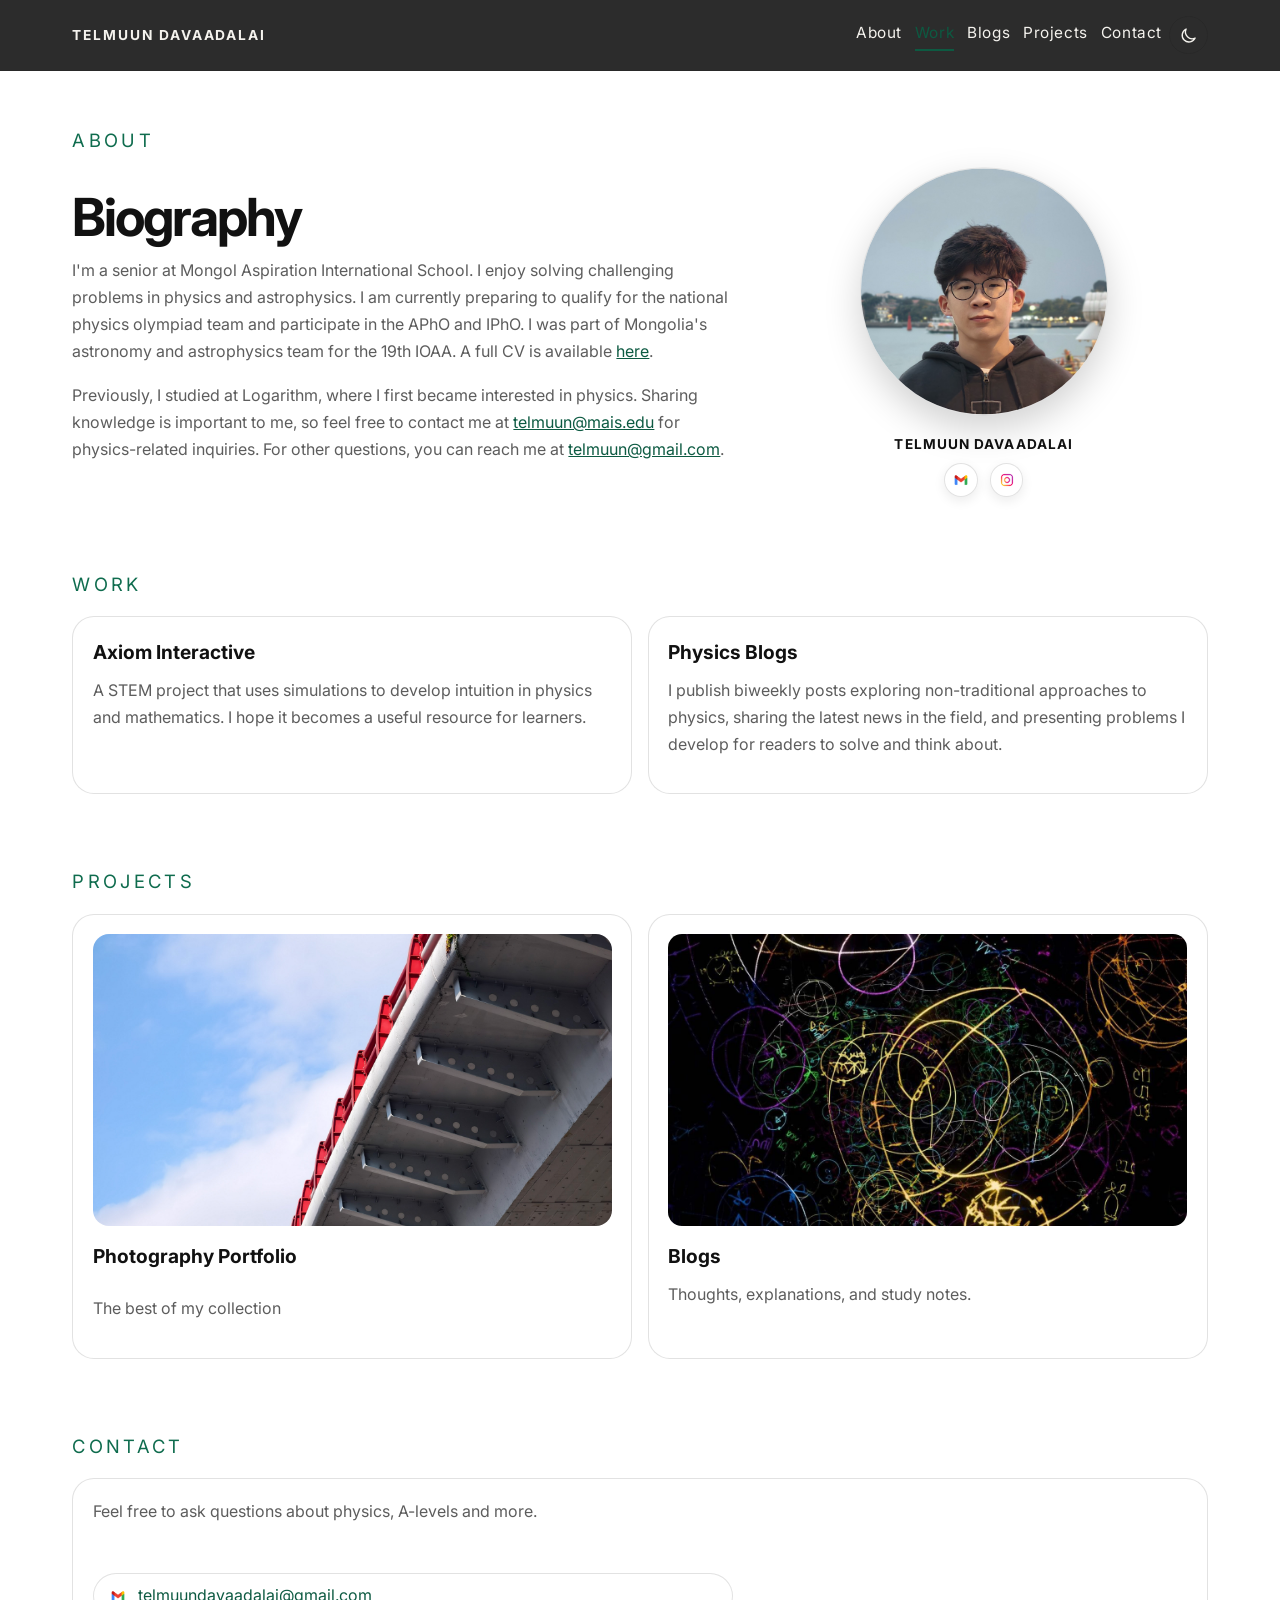
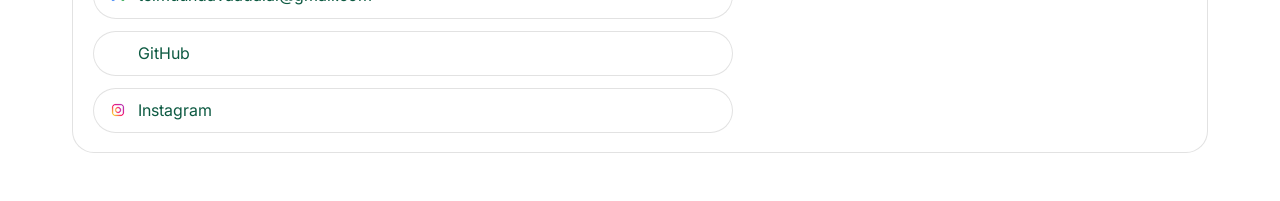
<file: index.html>
<!DOCTYPE html>
<html lang="en">
	<head>
		<title>Telmuun Davaadalai | Portfolio</title>
		<meta charset="utf-8" />
		<meta name="viewport" content="width=device-width, initial-scale=1, user-scalable=no" />
		<link rel="preconnect" href="https://fonts.googleapis.com" />
		<link rel="preconnect" href="https://fonts.gstatic.com" crossorigin />
		<link href="https://fonts.googleapis.com/css2?family=Inter:wght@400;500;600;700;800&display=swap" rel="stylesheet" />
		<link rel="stylesheet" href="assets/css/fontawesome-all.min.css" />
		<link rel="stylesheet" href="assets/css/portfolio.css" />
	</head>
	<body>
		<header class="site-header">
			<div class="site-header-inner">
				<a class="brand" href="#about">TELMUUN DAVAADALAI</a>
				<nav class="top-nav" aria-label="Section Menu">
					<a class="nav-link active" href="#about">About</a>
					<a class="nav-link" href="#work">Work</a>
					<a class="nav-link" href="blog.html">Blogs</a>
					<a class="nav-link" href="#projects">Projects</a>
					<a class="nav-link" href="#contact">Contact</a>
				</nav>
				<button class="theme-toggle" id="themeToggle" type="button" aria-label="Toggle light and dark mode">
					<svg class="theme-icon theme-icon-sun" viewBox="0 0 24 24" aria-hidden="true" focusable="false">
						<circle cx="12" cy="12" r="4"></circle>
						<path d="M12 2v2m0 16v2M4.93 4.93l1.42 1.42m11.3 11.3 1.42 1.42M2 12h2m16 0h2M4.93 19.07l1.42-1.42m11.3-11.3 1.42-1.42"></path>
					</svg>
					<svg class="theme-icon theme-icon-moon" viewBox="0 0 24 24" aria-hidden="true" focusable="false">
						<path d="M20.2 15.1A8.5 8.5 0 0 1 8.9 3.8 8.5 8.5 0 1 0 20.2 15.1Z"></path>
					</svg>
				</button>
			</div>
		</header>

		<main class="content-shell">
				<section class="section intro" id="about">
					<div class="eyebrow">About</div>
					<div class="intro-grid">
						<div>
							<h1>Biography</h1>
							<p>I'm a senior at Mongol Aspiration International School. I enjoy solving 
								challenging problems in physics and astrophysics. I am currently preparing to qualify for 
								the national physics olympiad team and participate in the APhO and IPhO.
								I was part of Mongolia's astronomy and astrophysics team for the 19th IOAA. A full CV is available
								<a href="files/cv.pdf" download>here</a>.
							</p>
							<p>
								Previously, I studied at Logarithm, where I first became interested in physics.
								Sharing knowledge is important to me, so feel free to contact me at
								<a href="mailto:27d_telmuun.d@mongolaspiration.edu.mn">telmuun@mais.edu</a> for physics-related
								inquiries. For other questions, you can reach me at
								<a href="mailto:telmuun2020temka123@gmail.com">telmuun@gmail.com</a>.
							</p>
						</div>
							<div class="portrait-wrap">
								<div class="portrait-panel">
									<img src="files/telmuun01.jpg" alt="Portrait of Telmuun" />
								</div>
								<div class="portrait-caption">
								<div class="portrait-name">Telmuun Davaadalai</div>
								<div class="portrait-links">
									<a href="mailto:telmuundavaadalai@gmail.com" aria-label="Email Telmuun">
										<img src="files/gmaillogo.png" alt="Email icon" />
									</a>
									<a href="https://www.instagram.com/telmuun_davaadalai/" target="_blank" rel="noreferrer" aria-label="Instagram">
										<img src="files/instagramlogo.avif" alt="Instagram icon" />
									</a>
								</div>
							</div>
						</div>
					</div>
				</section>

				<section class="section" id="work">
					<div class="eyebrow">Work</div>
					<div class="card-grid">
						<article class="card">
							<h2>Axiom Interactive</h2>
							<p>A STEM project that uses simulations to develop intuition in physics and mathematics.
								I hope it becomes a useful resource for learners.</p>
						</article>
						<article class="card">
							<h2>Physics Blogs</h2>
							<p>I publish biweekly posts exploring non-traditional approaches to physics, sharing the latest
								news in the field, and presenting problems I develop for readers to solve and think about.</p>
						</article>
					</div>
				</section>

				<section class="section" id="projects">
					<div class="eyebrow">Projects</div>
					<div class="card-grid project-grid">
						<a class="card photo-card project-link" href="photography.html">
							<div class="photo-card-image">
								<img src="/files/lightroom/5-IMG_20260101_135800.jpg" alt="Photography project preview" />
							</div>
							<h2>Photography Portfolio</h2>
							<p>The best of my collection</p>
						</a>
						<a class="card blog-card project-link" href="blog.html">
							<img class="blog-card-image" src="files/blog-physics.png" alt="Colorful chalk-like diagrams of orbits and equations on a dark background" />
							<h2>Blogs</h2>
							<p>Thoughts, explanations, and study notes.</p>
						</a>
					</div>
				</section>

				<section class="section" id="contact">
					<div class="eyebrow">Contact</div>
					<div class="contact-box">
						<p>Feel free to ask questions about physics, A-levels and more.</p>
						<ul class="contact-list">
							<li>
								<a class="contact-item" href="mailto:telmuundavaadalai@gmail.com" aria-label="Email Telmuun">
									<img class="contact-icon" src="files/gmaillogo.png" alt="Email logo" />
									<span>telmuundavaadalai@gmail.com</span>
								</a>
							</li>
							<li>
								<a class="contact-item" href="https://github.com/Tlmun" target="_blank" rel="noreferrer" aria-label="GitHub">
									<img class="contact-icon github-logo-dark" src="files/Githubwhite.png" alt="GitHub logo for dark mode" />
									<span>GitHub</span>
								</a>
							</li>
							<li>
								<a class="contact-item" href="https://www.instagram.com/telmuun_davaadalai/" target="_blank" rel="noreferrer" aria-label="Instagram">
									<img class="contact-icon" src="files/instagramlogo.avif" alt="Instagram logo" />
									<span>Instagram</span>
								</a>
							</li>
						</ul>
					</div>
				</section>
			</main>

		<script>
			const sections = document.querySelectorAll('.section');
			const links = document.querySelectorAll('.nav-link');
			const themeToggle = document.getElementById('themeToggle');
			const prefersDark = window.matchMedia('(prefers-color-scheme: dark)').matches;

			document.body.classList.toggle('light-mode', !prefersDark);
			document.body.classList.toggle('dark-mode', prefersDark);
			themeToggle.addEventListener('click', () => {
				const isLight = document.body.classList.toggle('light-mode');
				document.body.classList.toggle('dark-mode', !isLight);
			});

			const observer = new IntersectionObserver((entries) => {
				entries.forEach((entry) => {
					if (!entry.isIntersecting) return;

					const id = entry.target.getAttribute('id');
					links.forEach((link) => {
						const active = link.getAttribute('href') === `#${id}`;
						link.classList.toggle('active', active);
					});
				});
			}, {
				threshold: 0.45
			});

			sections.forEach((section) => observer.observe(section));
		</script>
	</body>
</html>
</file>
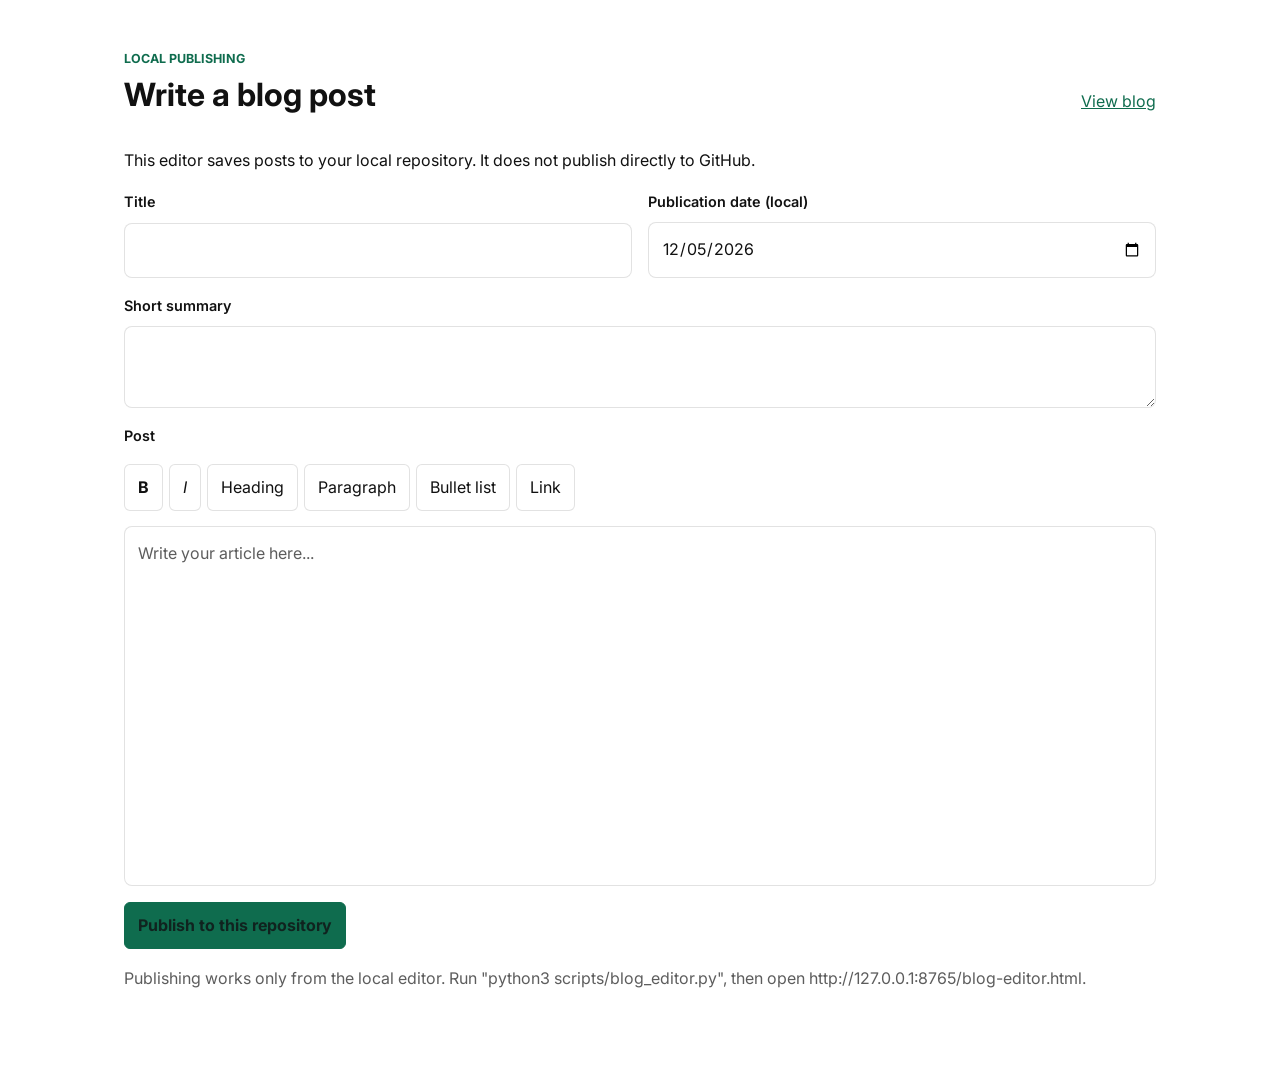
<file: blog-editor.html>
<!DOCTYPE html>
<html lang="en">
<head>
	<meta charset="utf-8" />
	<meta name="viewport" content="width=device-width, initial-scale=1" />
	<title>Blog editor | Telmuun Davaadalai</title>
	<link rel="preconnect" href="https://fonts.googleapis.com" />
	<link rel="preconnect" href="https://fonts.gstatic.com" crossorigin />
	<link href="https://fonts.googleapis.com/css2?family=Inter:wght@400;500;600;700;800&display=swap" rel="stylesheet" />
	<style>
		:root { color-scheme: light dark; --bg: #0a0a0a; --panel: rgba(255, 255, 255, .04); --text: #f5f3ee; --muted: #beb8ab; --line: rgba(255, 255, 255, .12); --accent: #9de2cb; }
		@media (prefers-color-scheme: light) { :root { --bg: #fff; --panel: #fff; --text: #111; --muted: #5d5d5d; --line: rgba(17, 17, 17, .12); --accent: #0f6c4e; } }
		* { box-sizing: border-box; }
		body { margin: 0; background: var(--bg); color: var(--text); font: 16px/1.7 Inter, "Segoe UI", Helvetica, sans-serif; }
		h1 { margin: 0; font-size: 2rem; line-height: 1.2; }
		a { color: var(--accent); }
		.eyebrow { margin-bottom: .45rem; color: var(--accent); font-size: .78rem; font-weight: 700; text-transform: uppercase; }
		.editor-shell { max-width: 1080px; margin: 0 auto; padding: 3rem 1.5rem 5rem; }
		.editor-header { display: flex; justify-content: space-between; align-items: end; gap: 1rem; margin-bottom: 2rem; }
		.editor-header h1 { margin: 0; }
		.editor-header a { color: var(--accent); }
		.editor-form { display: grid; gap: 1rem; }
		.editor-fields { display: grid; grid-template-columns: 1fr 1fr; gap: 1rem; }
		.editor-field { display: grid; gap: .45rem; }
		.editor-field label, .editor-label { color: var(--text); font-size: .9rem; font-weight: 600; }
		.editor-field input, .editor-field textarea, .editor-content {
			width: 100%; border: 1px solid var(--line); border-radius: 8px; background: var(--panel);
			color: var(--text); padding: .8rem; font: inherit;
		}
		.editor-field textarea { min-height: 5rem; resize: vertical; }
		.editor-toolbar { display: flex; flex-wrap: wrap; gap: .4rem; margin: .5rem 0; }
		.editor-toolbar button, .editor-actions button {
			border: 1px solid var(--line); border-radius: 6px; padding: .55rem .8rem; background: var(--panel);
			color: var(--text); font: inherit; cursor: pointer;
		}
		.editor-toolbar button:hover, .editor-actions button:hover { border-color: var(--accent); }
		.editor-content { min-height: 360px; line-height: 1.65; overflow-wrap: anywhere; }
		.editor-content:focus { outline: 2px solid var(--accent); outline-offset: 2px; }
		.editor-content:empty::before { content: attr(data-placeholder); color: var(--muted); }
		.editor-actions { display: flex; align-items: center; gap: 1rem; flex-wrap: wrap; }
		.editor-actions button[type="submit"] { background: var(--accent); color: #10231f; border-color: var(--accent); font-weight: 700; }
		#publish-status { color: var(--muted); }
		@media (max-width: 640px) { .editor-shell { padding: 2rem 1rem 3rem; } .editor-fields { grid-template-columns: 1fr; } .editor-header { align-items: start; flex-direction: column; } }
	</style>
</head>
<body>
	<main class="editor-shell">
		<div class="editor-header">
			<div><div class="eyebrow">Local publishing</div><h1>Write a blog post</h1></div>
			<a href="blog.html">View blog</a>
		</div>
		<p>This editor saves posts to your local repository. It does not publish directly to GitHub.</p>
		<form class="editor-form" id="post-form">
			<div class="editor-fields">
				<div class="editor-field"><label for="post-title">Title</label><input id="post-title" name="title" maxlength="120" required /></div>
				<div class="editor-field"><label for="post-date">Publication date (local)</label><input id="post-date" name="date" type="date" required /></div>
			</div>
			<div class="editor-field"><label for="post-summary">Short summary</label><textarea id="post-summary" name="summary" maxlength="260" required></textarea></div>
			<div class="editor-field">
				<span class="editor-label" id="body-label">Post</span>
				<div class="editor-toolbar" role="toolbar" aria-label="Text formatting">
					<button type="button" data-command="bold" aria-label="Bold"><strong>B</strong></button>
					<button type="button" data-command="italic" aria-label="Italic"><em>I</em></button>
					<button type="button" data-command="formatBlock" data-value="h2">Heading</button>
					<button type="button" data-command="formatBlock" data-value="p">Paragraph</button>
					<button type="button" data-command="insertUnorderedList">Bullet list</button>
					<button type="button" data-command="createLink">Link</button>
				</div>
				<div class="editor-content" id="post-body" contenteditable="true" role="textbox" aria-labelledby="body-label" aria-multiline="true" data-placeholder="Write your article here..."></div>
			</div>
			<div class="editor-actions"><button type="submit">Publish to this repository</button><span id="publish-status" role="status" aria-live="polite"></span></div>
		</form>
	</main>
	<script>
		const body = document.getElementById('post-body');
		const publishButton = document.querySelector('#post-form button[type="submit"]');
		const status = document.getElementById('publish-status');
		const isLocalEditor = ['localhost', '127.0.0.1'].includes(window.location.hostname)
			&& window.location.port === '8765';
		if (!isLocalEditor) {
			publishButton.disabled = true;
			status.textContent = 'Publishing works only from the local editor. Run "python3 scripts/blog_editor.py", then open http://127.0.0.1:8765/blog-editor.html.';
		}
		document.querySelectorAll('.editor-toolbar button').forEach((button) => {
			button.addEventListener('click', () => {
				body.focus();
				if (button.dataset.command === 'createLink') {
					const url = window.prompt('Link URL (https://...)');
					if (!url) return;
					document.execCommand('createLink', false, url);
					return;
				}
				document.execCommand(button.dataset.command, false, button.dataset.value || null);
			});
		});
		const postDateInput = document.getElementById('post-date');
		const setPostDateToToday = () => {
			const now = new Date();
			postDateInput.value = [
				now.getFullYear(),
				String(now.getMonth() + 1).padStart(2, '0'),
				String(now.getDate()).padStart(2, '0'),
			].join('-');
		};
		setPostDateToToday();
		document.getElementById('post-form').addEventListener('submit', async (event) => {
			event.preventDefault();
			if (!isLocalEditor) return;
			const formElement = event.currentTarget;
			const form = new FormData(formElement);
			status.textContent = 'Publishing...';
			try {
				const response = await fetch(`${window.location.origin}/publish`, {
					method: 'POST',
					headers: { 'Content-Type': 'application/json' },
					body: JSON.stringify({ title: form.get('title'), date: form.get('date'), summary: form.get('summary'), body: body.innerHTML })
				});
				const responseText = await response.text();
				let result;
				try {
					result = JSON.parse(responseText);
				} catch {
					throw new Error(`The local publishing server returned an unexpected response (HTTP ${response.status}). Start it with "python3 scripts/blog_editor.py" and open http://127.0.0.1:8765/blog-editor.html.`);
				}
				if (!response.ok) throw new Error(result.error || 'Could not publish post.');
				status.textContent = `Published ${result.path}. The new post is now in your local repository.`;
				formElement.reset();
				body.replaceChildren();
				setPostDateToToday();
			} catch (error) {
				status.textContent = error instanceof Error ? error.message : 'Could not publish the post.';
			}
		});
	</script>
</body>
</html>
</file>
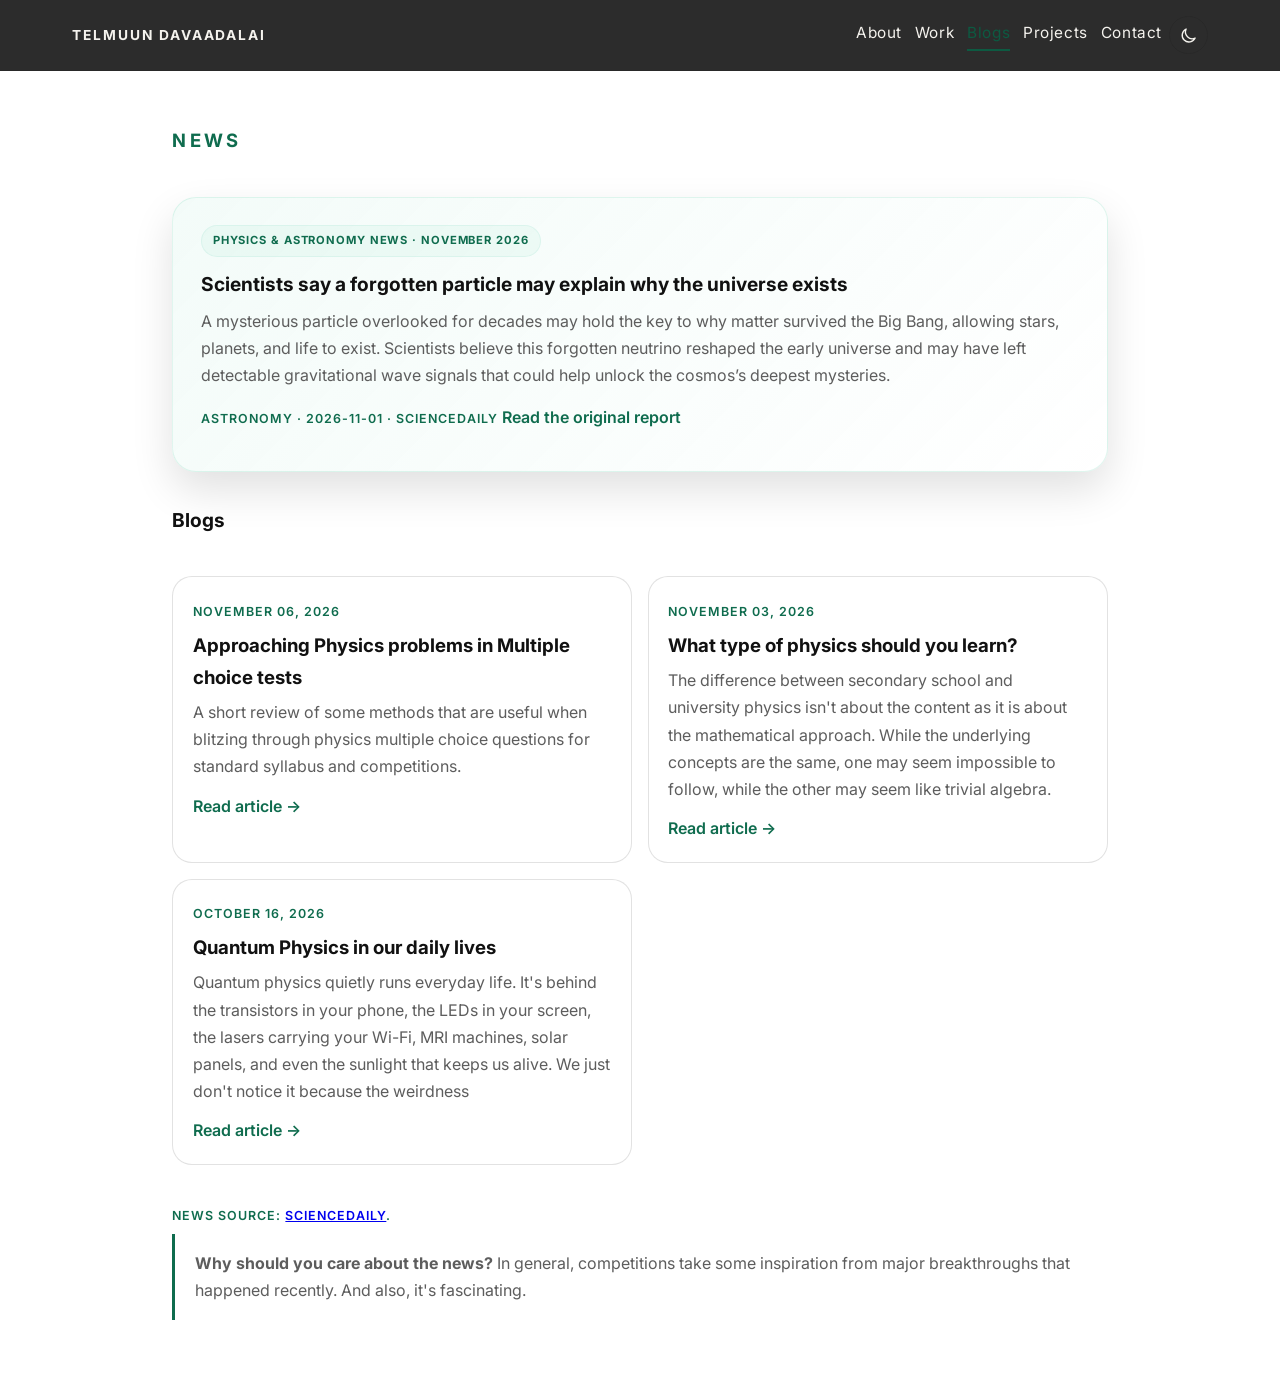
<file: blog.html>
<!DOCTYPE html>
<html lang="en">
	<head>
		<title>Blog | Telmuun Davaadalai</title>
		<meta charset="utf-8" />
		<meta name="viewport" content="width=device-width, initial-scale=1, user-scalable=no" />
		<link rel="preconnect" href="https://fonts.googleapis.com" />
		<link rel="preconnect" href="https://fonts.gstatic.com" crossorigin />
		<link href="https://fonts.googleapis.com/css2?family=Inter:wght@400;500;600;700;800&display=swap" rel="stylesheet" />
		<link rel="stylesheet" href="assets/css/fontawesome-all.min.css" />
		<link rel="stylesheet" href="assets/css/portfolio.css" />
	</head>
	<body>
		<header class="site-header">
			<div class="site-header-inner">
				<a class="brand" href="index.html#projects">TELMUUN DAVAADALAI</a>
				<nav class="top-nav" aria-label="Section Menu">
					<a class="nav-link" href="index.html#about">About</a>
					<a class="nav-link" href="index.html#work">Work</a>
					<a class="nav-link active" href="blog.html" aria-current="page">Blogs</a>
					<a class="nav-link" href="index.html#projects">Projects</a>
					<a class="nav-link" href="index.html#contact">Contact</a>
				</nav>
				<button class="theme-toggle" id="themeToggle" type="button" aria-label="Toggle light and dark mode">
					<svg class="theme-icon theme-icon-sun" viewBox="0 0 24 24" aria-hidden="true" focusable="false">
						<circle cx="12" cy="12" r="4"></circle>
						<path d="M12 2v2m0 16v2M4.93 4.93l1.42 1.42m11.3 11.3 1.42 1.42M2 12h2m16 0h2M4.93 19.07l1.42-1.42m11.3-11.3 1.42-1.42"></path>
					</svg>
					<svg class="theme-icon theme-icon-moon" viewBox="0 0 24 24" aria-hidden="true" focusable="false">
						<path d="M20.2 15.1A8.5 8.5 0 0 1 8.9 3.8 8.5 8.5 0 1 0 20.2 15.1Z"></path>
					</svg>
				</button>
			</div>
		</header>

		<main class="content-shell blog-shell">
			<section class="section" id="blog-home">
				<!-- Add longer-form posts here through the local blog editor. -->
				<div class="eyebrow"><strong>News</strong></div>
				<div class="blog-featured">
					<article class="blog-featured-card">
						<span class="featured-badge" id="news-month">Physics &amp; astronomy news</span>
						<h2><a class="featured-story-title" id="news-title" href="https://www.sciencedaily.com/news/space_time/astronomy/" target="_blank" rel="noopener noreferrer">Loading the latest science story...</a></h2>
						<p id="news-summary" aria-live="polite">The monthly feature is being loaded.</p>
						<p class="blog-meta" id="news-source"></p>
						<a class="blog-link" id="news-link" href="https://www.sciencedaily.com/news/space_time/astronomy/" target="_blank" rel="noopener noreferrer">Read the original report</a>
					</article>
				</div>

				<h2>Blogs</h2>
				<div class="blog-list">
				</div>
				<p class="blog-meta" id="blog-error" role="alert" hidden></p>
				<p class="blog-meta">News source: <a href="https://www.sciencedaily.com/" target="_blank" rel="noopener noreferrer">ScienceDaily</a>.</p>
				<aside class="news-footnote" aria-label="Why follow the news">
					<p><strong>Why should you care about the news?</strong> In general, competitions take some inspiration from major breakthroughs that happened recently. And also, it's fascinating.</p>
				</aside>
			</section>
		</main>

		<script>
			const themeToggle = document.getElementById('themeToggle');
			const prefersDark = window.matchMedia('(prefers-color-scheme: dark)').matches;

			document.body.classList.toggle('light-mode', !prefersDark);
			document.body.classList.toggle('dark-mode', prefersDark);
			themeToggle.addEventListener('click', () => {
				const isLight = document.body.classList.toggle('light-mode');
				document.body.classList.toggle('dark-mode', !isLight);
			});
		</script>
		<script>
			fetch('assets/data/physics-news.json')
				.then((response) => {
					if (!response.ok) throw new Error('News data is unavailable');
					return response.json();
				})
				.then(({ month, story }) => {
					document.getElementById('news-month').textContent = `Physics & astronomy news · ${month}`;
					const titleLink = document.getElementById('news-title');
					titleLink.textContent = story.title;
					titleLink.href = story.url;
					document.getElementById('news-summary').textContent = story.summary;
					document.getElementById('news-source').textContent = `${story.category} · ${story.published_at} · ScienceDaily`;
					document.getElementById('news-link').href = story.url;
				})
				.catch(() => {
					document.getElementById('news-title').textContent = 'Science news is temporarily unavailable';
					document.getElementById('news-summary').textContent = 'Please visit ScienceDaily for the latest physics and astronomy reports.';
				});

			fetch('assets/data/blog-posts.json', { cache: 'no-store' })
				.then((response) => {
					if (!response.ok) throw new Error('Blog posts are unavailable.');
					return response.json();
				})
				.then((posts) => {
					if (!Array.isArray(posts)) throw new Error('Blog posts data is invalid.');
					const list = document.querySelector('.blog-list');
					const now = new Date();
					const today = [
						now.getFullYear(),
						String(now.getMonth() + 1).padStart(2, '0'),
						String(now.getDate()).padStart(2, '0'),
					].join('-');
					const publishedPosts = posts.filter((post) => post.sort_date <= today);
					for (const post of publishedPosts) {
						const article = document.createElement('article');
						article.className = 'blog-preview';
						const date = document.createElement('span');
						date.className = 'blog-meta';
						date.textContent = post.date;
						const contentLink = document.createElement('a');
						contentLink.className = 'blog-preview-link';
						contentLink.href = post.url;
						const title = document.createElement('h3');
						title.textContent = post.title;
						const summary = document.createElement('p');
						summary.textContent = post.summary;
						const linkLabel = document.createElement('span');
						linkLabel.className = 'blog-link';
						linkLabel.textContent = 'Read article →';
						contentLink.append(title, summary, linkLabel);
						article.append(date, contentLink);
						list.append(article);
					}
				})
				.catch((error) => {
					const errorMessage = document.getElementById('blog-error');
					errorMessage.hidden = false;
					errorMessage.textContent = error.message;
				});
		</script>
	</body>
</html>
</file>
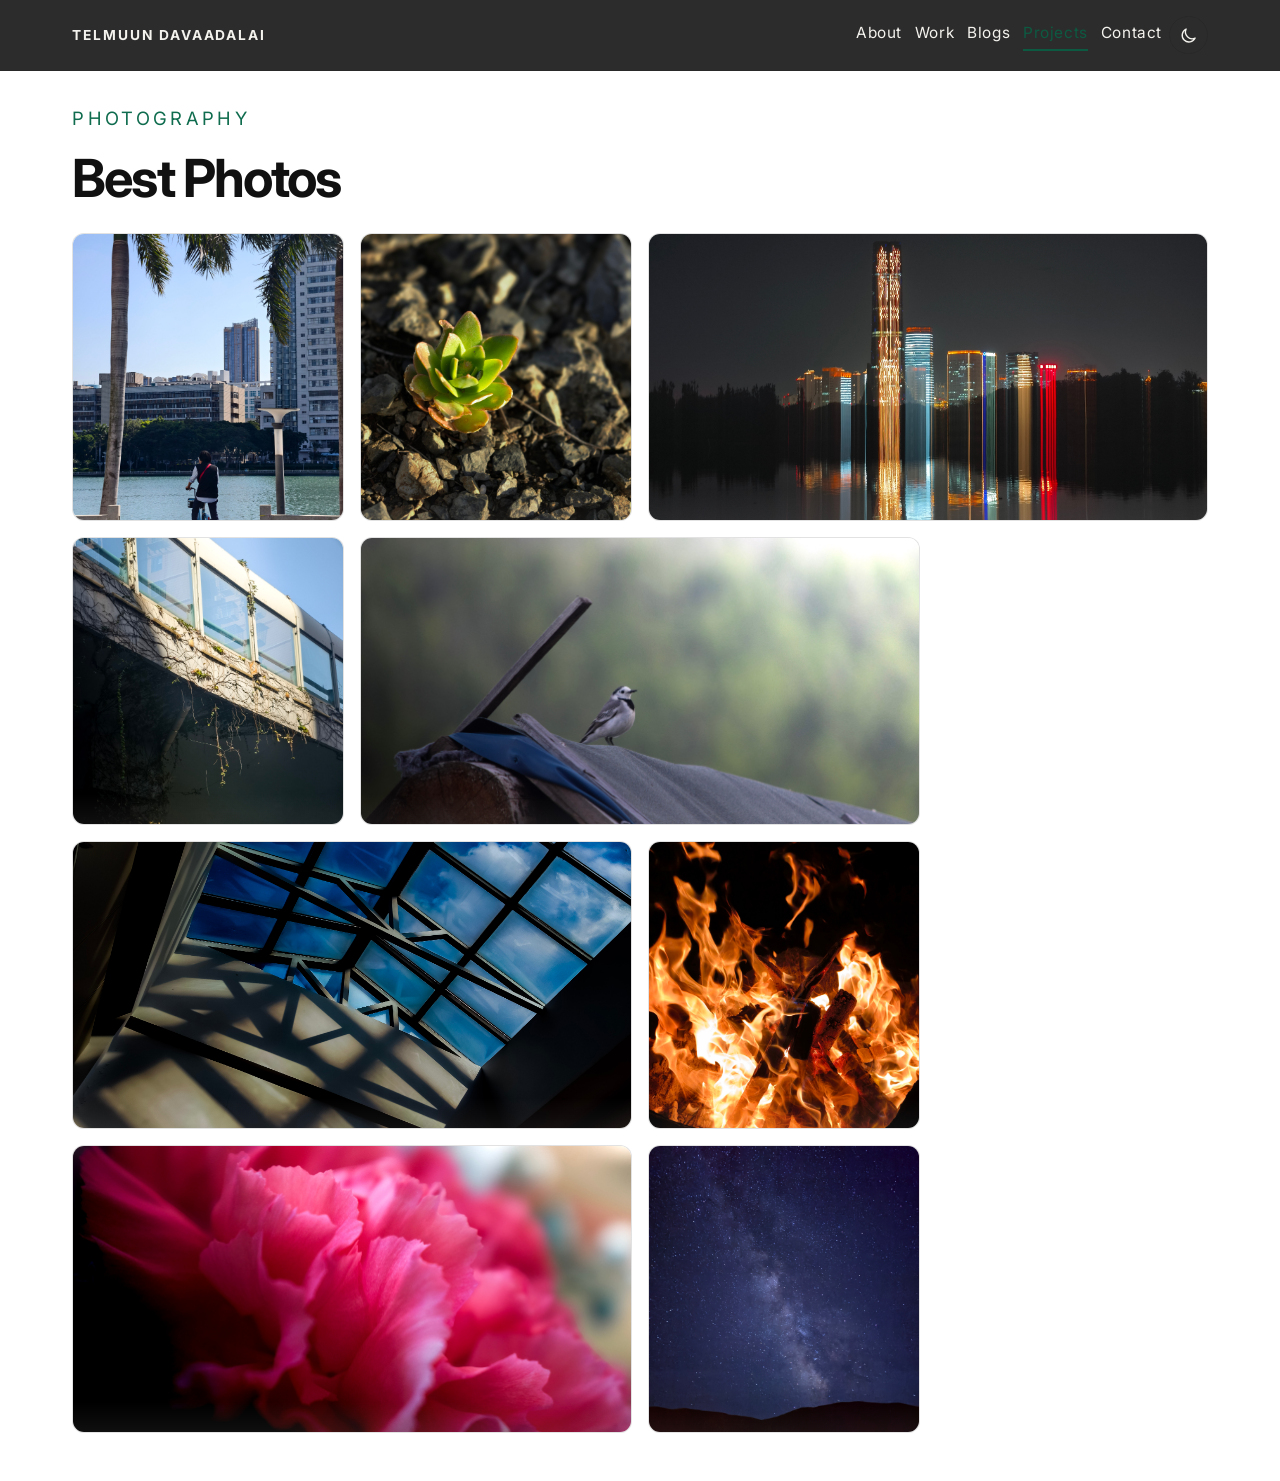
<file: photography.html>
<!DOCTYPE html>
<html lang="en">
	<head>
		<title>Photography Gallery | Telmuun Davaadalai</title>
		<meta charset="utf-8" />
		<meta name="viewport" content="width=device-width, initial-scale=1, user-scalable=no" />
		<link rel="preconnect" href="https://fonts.googleapis.com" />
		<link rel="preconnect" href="https://fonts.gstatic.com" crossorigin />
		<link href="https://fonts.googleapis.com/css2?family=Inter:wght@400;500;600;700;800&display=swap" rel="stylesheet" />
		<link rel="stylesheet" href="assets/css/fontawesome-all.min.css" />
		<link rel="stylesheet" href="assets/css/portfolio.css" />
	</head>
	<body>
		<header class="site-header">
			<div class="site-header-inner">
				<a class="brand" href="index.html#projects">TELMUUN DAVAADALAI</a>
				<nav class="top-nav" aria-label="Section Menu">
					<a class="nav-link" href="index.html#about">About</a>
					<a class="nav-link" href="index.html#work">Work</a>
					<a class="nav-link" href="blog.html">Blogs</a>
					<a class="nav-link active" href="index.html#projects">Projects</a>
					<a class="nav-link" href="index.html#contact">Contact</a>
				</nav>
				<button class="theme-toggle" id="themeToggle" type="button" aria-label="Toggle light and dark mode">
					<svg class="theme-icon theme-icon-sun" viewBox="0 0 24 24" aria-hidden="true" focusable="false">
						<circle cx="12" cy="12" r="4"></circle>
						<path d="M12 2v2m0 16v2M4.93 4.93l1.42 1.42m11.3 11.3 1.42 1.42M2 12h2m16 0h2M4.93 19.07l1.42-1.42m11.3-11.3 1.42-1.42"></path>
					</svg>
					<svg class="theme-icon theme-icon-moon" viewBox="0 0 24 24" aria-hidden="true" focusable="false">
						<path d="M20.2 15.1A8.5 8.5 0 0 1 8.9 3.8 8.5 8.5 0 1 0 20.2 15.1Z"></path>
					</svg>
				</button>
			</div>
		</header>

		<main class="content-shell gallery-shell">
			<section class="section" id="gallery">
				<div class="eyebrow">Photography</div>
				<h1>Best Photos</h1>
				<p class="gallery-intro">               </p>

				<div class="gallery-grid">
					<!-- Repeat this .gallery-card block for each photo entry; leave src empty and fill later -->
				<!-- image 4 -->
					<article class="gallery-card"> 
						<a class="gallery-link" href="#">
							<img src="files/lightroom/4-IMG_20260102_122858.jpg" alt="" />
							<div class="gallery-caption">
								<h2></h2>
								<p></p>
							</div>
						</a>
					</article>
				<!-- image 2 -->
					<article class="gallery-card">
						<a class="gallery-link" href="#">
							<img src="files/lightroom/2-IMG_20260712_195106.jpg" alt="" />
							<div class="gallery-caption">
								<h2></h2>
								<p></p>
							</div>
						</a>
					</article>
				<!-- image 6 -->
					<article class="gallery-card landscape">
						<a class="gallery-link" href="#">
							<img src="files/lightroom/6-IMG_20251229_193123.jpg" alt="" />
							<div class="gallery-caption">
								<h2></h2>
								<p></p>
							</div>
						</a>
					</article>
				<!-- image 7 -->
					<article class="gallery-card">
						<a class="gallery-link" href="#">
							<img src="files/lightroom/7-IMG_20251229_132906.jpg" alt="" />
							<div class="gallery-caption">
								<h2></h2>
								<p></p>
							</div>
						</a>
					</article>
				<!-- image 8 -->
					<article class="gallery-card landscape">
						<a class="gallery-link" href="#">
							<img src="files/lightroom/8-DSC_0145.jpg" alt="" />
							<div class="gallery-caption">
								<h2></h2>
								<p></p>
							</div>
						</a>
					</article>
				<!-- image 9 -->
					<article class="gallery-card landscape">
						<a class="gallery-link" href="#">
							<img src="files/lightroom/9-MVIMG_20240531_162840.jpg" alt="" />
							<div class="gallery-caption">
								<h2></h2>
								<p></p>
							</div>
						</a>
					</article>
				<!-- image 3 -->
					<article class="gallery-card">
						<a class="gallery-link" href="#">
							<img src="files/lightroom/3-IMG_20260409_203359.jpg" alt="" />
							<div class="gallery-caption">
								<h2></h2>
								<p></p>
							</div>
						</a>
					</article>
				<!-- image 10 -->
					<article class="gallery-card landscape">
						<a class="gallery-link" href="#">
							<img src="files/lightroom/10-DSC_0208.jpg" alt="" />
							<div class="gallery-caption">
								<h2></h2>
								<p></p>
							</div>
						</a>
					</article>
				<!-- image 1 -->
					<article class="gallery-card">
						<a class="gallery-link" href="#">
							<img src="files/lightroom/1-IMG_20260715_000842.jpg" alt="" />
							<div class="gallery-caption">
								<h2></h2>
								<p></p>
							</div>
						</a>
					</article>
<!--
					<article class="gallery-card">
						<a class="gallery-link" href="#">
							<img src="" alt="" />
							<div class="gallery-caption">
								<h2></h2>
								<p></p>
							</div>
						</a>
					</article>

					<article class="gallery-card">
						<a class="gallery-link" href="#">
							<img src="" alt="" />
							<div class="gallery-caption">
								<h2></h2>
								<p></p>
							</div>
						</a>
					</article>
				-->
				</div>
			</section>
		</main>

		<script>
			const themeToggle = document.getElementById('themeToggle');
			const prefersDark = window.matchMedia('(prefers-color-scheme: dark)').matches;

			document.body.classList.toggle('light-mode', !prefersDark);
			document.body.classList.toggle('dark-mode', prefersDark);
			themeToggle.addEventListener('click', () => {
				const isLight = document.body.classList.toggle('light-mode');
				document.body.classList.toggle('dark-mode', !isLight);
			});
		</script>
	</body>
</html>
</file>
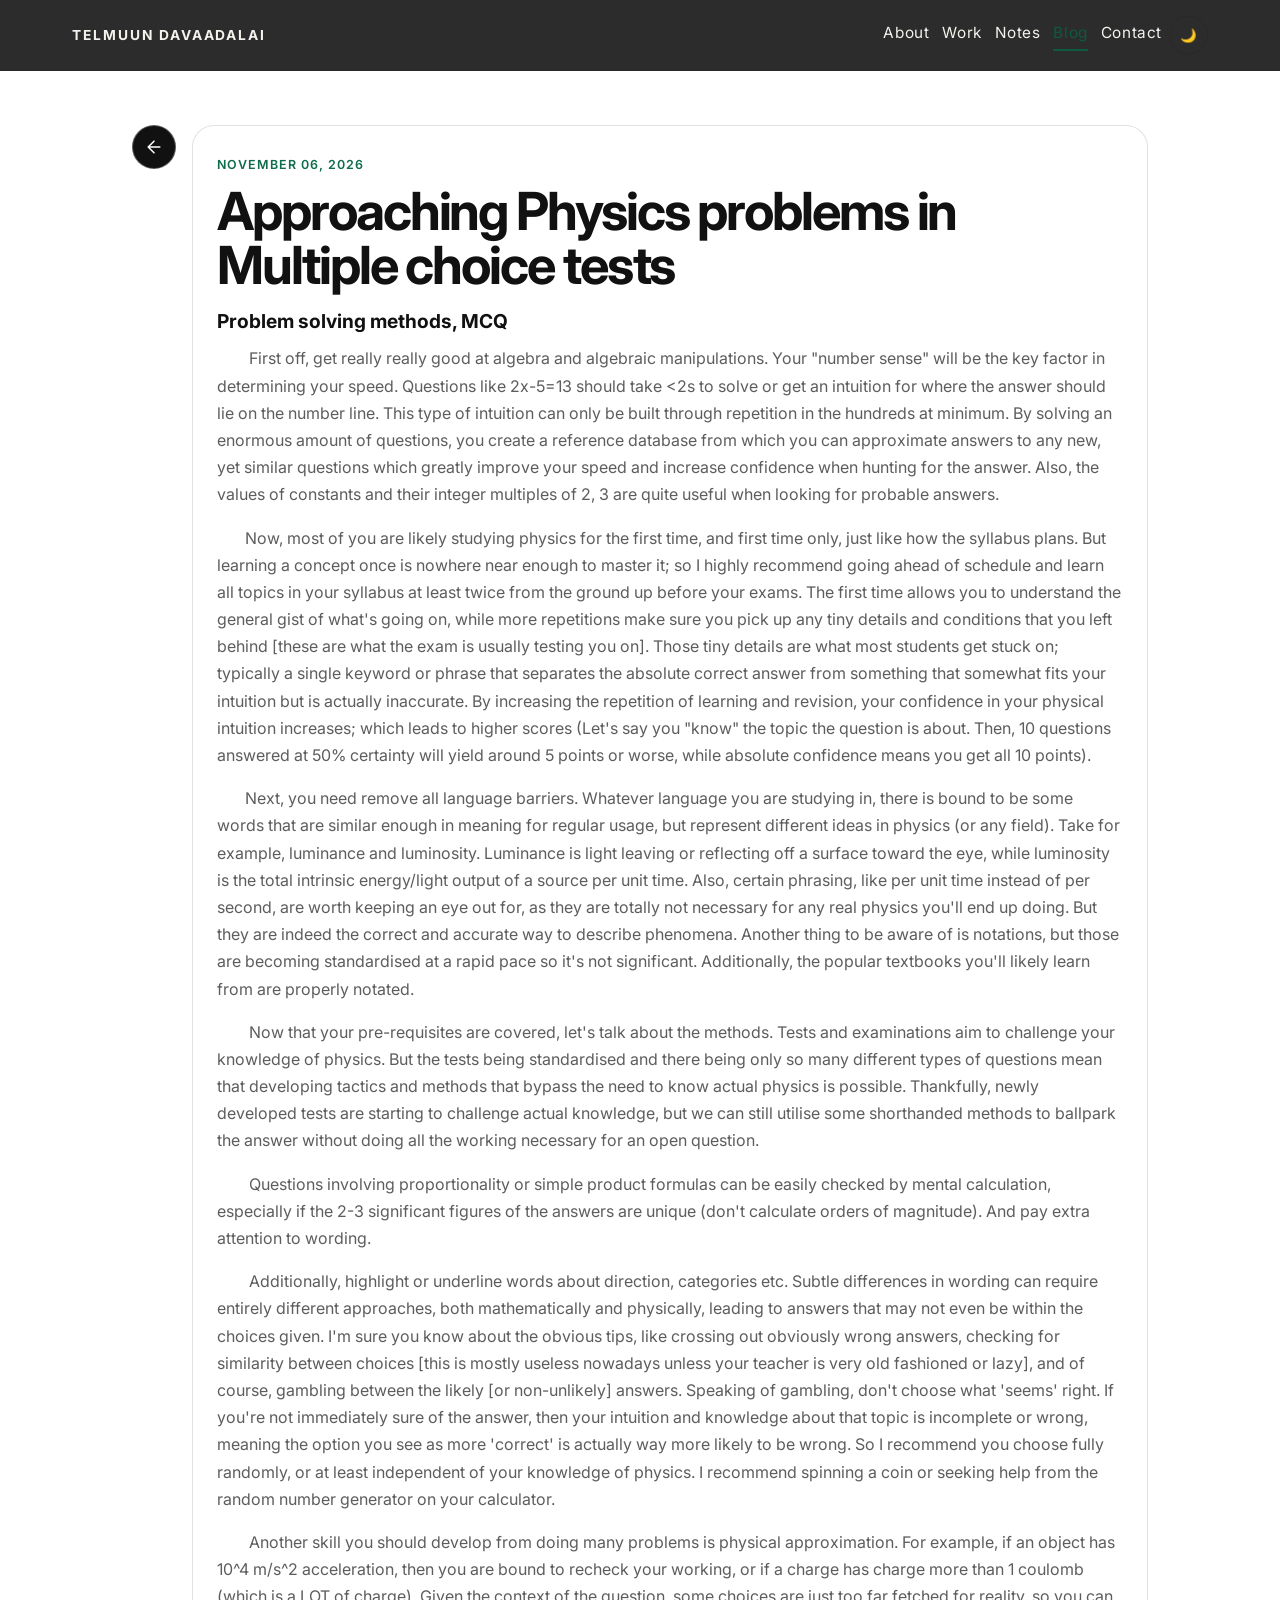
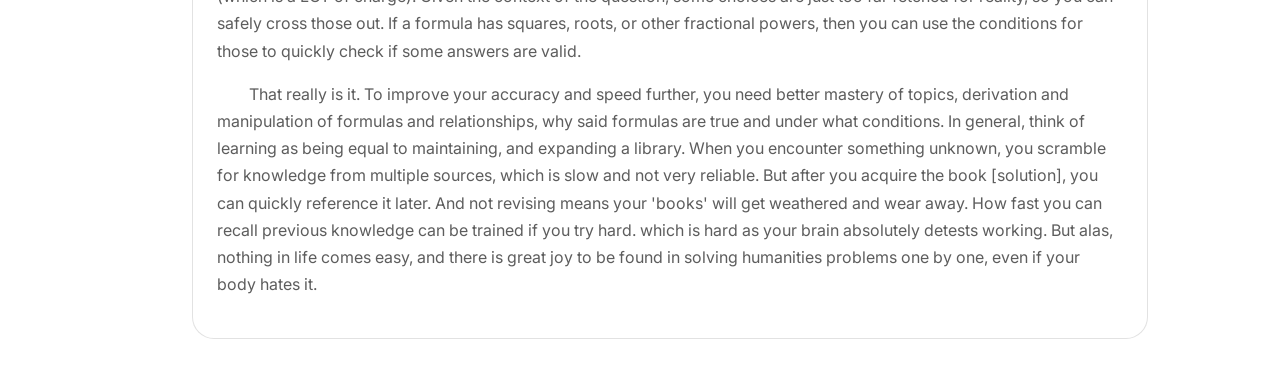
<file: posts/approaching-physics-problems-in-multiple-choice-tests.html>
<!DOCTYPE html>
<html lang="en">
<head>
	<meta charset="utf-8" />
	<meta name="viewport" content="width=device-width, initial-scale=1" />
	<title>Approaching Physics problems in Multiple choice tests | Telmuun Davaadalai</title>
	<link rel="preconnect" href="https://fonts.googleapis.com" />
	<link rel="preconnect" href="https://fonts.gstatic.com" crossorigin />
	<link href="https://fonts.googleapis.com/css2?family=Inter:wght@400;500;600;700;800&display=swap" rel="stylesheet" />
	<link rel="stylesheet" href="../assets/css/fontawesome-all.min.css" />
	<link rel="stylesheet" href="../assets/css/portfolio.css" />
</head>
<body>
	<header class="site-header">
		<div class="site-header-inner">
			<a class="brand" href="../index.html#projects">TELMUUN DAVAADALAI</a>
			<nav class="top-nav" aria-label="Section Menu">
				<a class="nav-link" href="../index.html#about">About</a>
				<a class="nav-link" href="../index.html#work">Work</a>
				<a class="nav-link" href="../index.html#notes">Notes</a>
				<a class="nav-link active" href="../blog.html">Blog</a>
				<a class="nav-link" href="../index.html#contact">Contact</a>
			</nav>
			<button class="theme-toggle" id="themeToggle" type="button" aria-label="Toggle light and dark mode">🌙</button>
		</div>
	</header>
	<main class="content-shell blog-shell">
		<div class="blog-post-shell">
			<a class="blog-back-link" href="../blog.html" aria-label="Back to blogs" title="Back to blogs">
				<svg viewBox="0 0 24 24" aria-hidden="true" focusable="false">
					<path d="M19 12H5m7 7-7-7 7-7"></path>
				</svg>
			</a>
			<article class="blog-post">
			<span class="blog-meta">November 06, 2026</span>
			<h1>Approaching Physics problems in Multiple choice tests</h1>
			<h2>Problem solving methods, MCQ</h2><p>        First off, get really really good at algebra and algebraic manipulations. Your &quot;number sense&quot; will be the key factor in determining your speed. Questions like 2x-5=13 should take &lt;2s to solve or get an intuition for where the answer should lie on the number line. This type of intuition can only be built through repetition in the hundreds at minimum. By solving an enormous amount of questions, you create a reference database from which you can approximate answers to any new, yet similar questions which greatly improve your speed and increase confidence when hunting for the answer. Also, the values of constants and their integer multiples of 2, 3 are quite useful when looking for probable answers. </p><p>       Now, most of you are likely studying physics for the first time, and first time only, just like how the syllabus plans. But learning a concept once is nowhere near enough to master it; so I highly recommend going ahead of schedule and learn all topics in your syllabus at least twice from the ground up before your exams. The first time allows you to understand the general gist of what&#x27;s going on, while more repetitions make sure you pick up any tiny details and conditions that you left behind [these are what the exam is usually testing you on]. Those tiny details are what most students get stuck on; typically a single keyword or phrase that separates the absolute correct answer from something that somewhat fits your intuition but is actually inaccurate. By increasing the repetition of learning and revision, your confidence in your physical intuition increases; which leads to higher scores (Let&#x27;s say you &quot;know&quot; the topic the question is about. Then, 10 questions answered at 50% certainty will yield around 5 points or worse, while absolute confidence means you get all 10 points).</p><p>       Next, you need remove all language barriers. Whatever language you are studying in, there is bound to be some words that are similar enough in meaning for regular usage, but represent different ideas in physics (or any field). Take for example, luminance and luminosity. Luminance is light leaving or reflecting off a surface toward the eye, while luminosity is the total intrinsic energy/light output of a source per unit time. Also, certain phrasing, like per unit time instead of per second, are worth keeping an eye out for, as they are totally not necessary for any real physics you&#x27;ll end up doing. But they are indeed the correct and accurate way to describe phenomena. Another thing to be aware of is notations, but those are becoming standardised at a rapid pace so it&#x27;s not significant. Additionally, the popular textbooks you&#x27;ll likely learn from are properly notated. </p><p>        Now that your pre-requisites are covered, let&#x27;s talk about the methods. Tests and examinations aim to challenge your knowledge of physics. But the tests being standardised and there being only so many different types of questions mean that developing tactics and methods that bypass the need to know actual physics is possible. Thankfully, newly developed tests are starting to challenge actual knowledge, but we can still utilise some shorthanded methods to ballpark the answer without doing all the working necessary for an open question. </p><p>        Questions involving proportionality or simple product formulas can be easily checked by mental calculation, especially if the 2-3 significant figures of the answers are unique (don&#x27;t calculate orders of magnitude). And pay extra attention to wording. </p><p>        Additionally, highlight or underline words about direction, categories etc. Subtle differences in wording can require entirely different approaches, both mathematically and physically, leading to answers that may not even be within the choices given. I&#x27;m sure you know about the obvious tips, like crossing out obviously wrong answers, checking for similarity between choices [this is mostly useless nowadays unless your teacher is very old fashioned or lazy], and of course, gambling between the likely [or non-unlikely] answers. Speaking of gambling, don&#x27;t choose what &#x27;seems&#x27; right. If you&#x27;re not immediately sure of the answer, then your intuition and knowledge about that topic is incomplete or wrong, meaning the option you see as more &#x27;correct&#x27; is actually way more likely to be wrong. So I recommend you choose fully randomly, or at least independent of your knowledge of physics. I recommend spinning a coin or seeking help from the random number generator on your calculator. </p><p>        Another skill you should develop from doing many problems is physical approximation. For example, if an object has 10^4 m/s^2 acceleration, then you are bound to recheck your working, or if a charge has charge more than 1 coulomb (which is a LOT of charge). Given the context of the question, some choices are just too far fetched for reality, so you can safely cross those out. If a formula has squares, roots, or other fractional powers, then you can use the conditions for those to quickly check if some answers are valid. </p><p>        That really is it. To improve your accuracy and speed further, you need better mastery of topics, derivation and manipulation of formulas and relationships, why said formulas are true and under what conditions. In general, think of learning as being equal to maintaining, and expanding a library. When you encounter something unknown, you scramble for knowledge from multiple sources, which is slow and not very reliable. But after you acquire the book [solution], you can quickly reference it later. And not revising means your &#x27;books&#x27; will get weathered and wear away. How fast you can recall previous knowledge can be trained if you try hard. which is hard as your brain absolutely detests working. But alas, nothing in life comes easy, and there is great joy to be found in solving humanities problems one by one, even if your body hates it. </p>
			</article>
		</div>
	</main>
	<script>
		const themeToggle = document.getElementById('themeToggle');
		const prefersDark = window.matchMedia('(prefers-color-scheme: dark)').matches;
		document.body.classList.toggle('light-mode', !prefersDark);
		document.body.classList.toggle('dark-mode', prefersDark);
		themeToggle.textContent = prefersDark ? '☀️' : '🌙';
		themeToggle.addEventListener('click', () => {
			const isLight = document.body.classList.toggle('light-mode');
			document.body.classList.toggle('dark-mode', !isLight);
			themeToggle.textContent = isLight ? '🌙' : '☀️';
		});
	</script>
</body>
</html>
</file>
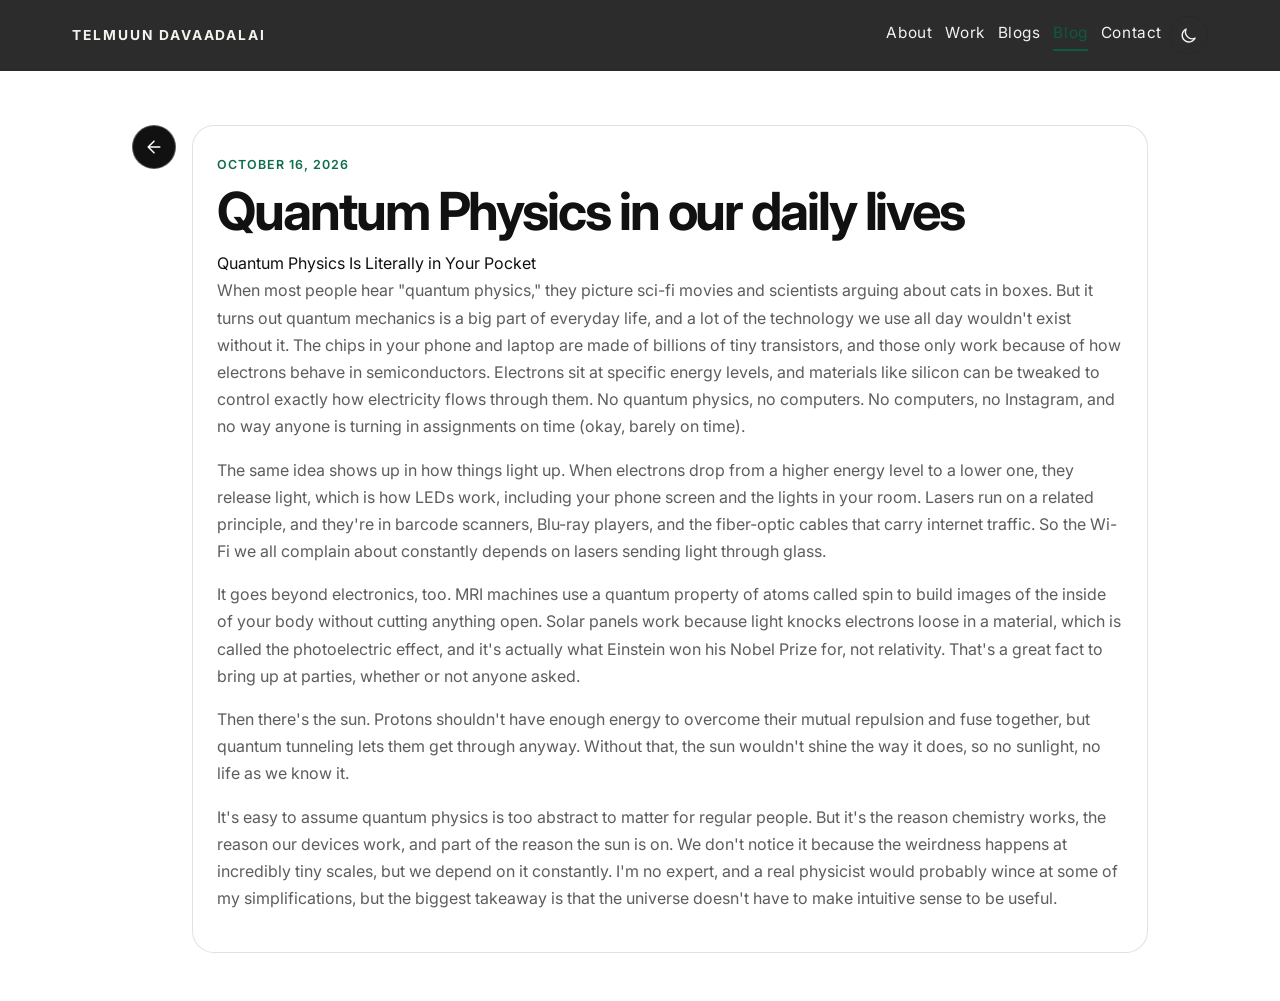
<file: posts/quantum-physics-in-our-daily-lives.html>
<!DOCTYPE html>
<html lang="en">
<head>
	<meta charset="utf-8" />
	<meta name="viewport" content="width=device-width, initial-scale=1" />
	<title>Quantum Physics in our daily lives | Telmuun Davaadalai</title>
	<link rel="preconnect" href="https://fonts.googleapis.com" />
	<link rel="preconnect" href="https://fonts.gstatic.com" crossorigin />
	<link href="https://fonts.googleapis.com/css2?family=Inter:wght@400;500;600;700;800&display=swap" rel="stylesheet" />
	<link rel="stylesheet" href="../assets/css/fontawesome-all.min.css" />
	<link rel="stylesheet" href="../assets/css/portfolio.css" />
</head>
<body>
	<header class="site-header">
		<div class="site-header-inner">
			<a class="brand" href="../index.html#projects">TELMUUN DAVAADALAI</a>
			<nav class="top-nav" aria-label="Section Menu">
				<a class="nav-link" href="../index.html#about">About</a>
				<a class="nav-link" href="../index.html#work">Work</a>
				<a class="nav-link" href="../blog.html">Blogs</a>
				<a class="nav-link active" href="../blog.html">Blog</a>
				<a class="nav-link" href="../index.html#contact">Contact</a>
			</nav>
			<button class="theme-toggle" id="themeToggle" type="button" aria-label="Toggle light and dark mode">
				<svg class="theme-icon theme-icon-sun" viewBox="0 0 24 24" aria-hidden="true" focusable="false">
					<circle cx="12" cy="12" r="4"></circle>
					<path d="M12 2v2m0 16v2M4.93 4.93l1.42 1.42m11.3 11.3 1.42 1.42M2 12h2m16 0h2M4.93 19.07l1.42-1.42m11.3-11.3 1.42-1.42"></path>
				</svg>
				<svg class="theme-icon theme-icon-moon" viewBox="0 0 24 24" aria-hidden="true" focusable="false">
					<path d="M20.2 15.1A8.5 8.5 0 0 1 8.9 3.8 8.5 8.5 0 1 0 20.2 15.1Z"></path>
				</svg>
			</button>
		</div>
	</header>
	<main class="content-shell blog-shell">
		<div class="blog-post-shell">
			<a class="blog-back-link" href="../blog.html" aria-label="Back to blogs" title="Back to blogs">
				<svg viewBox="0 0 24 24" aria-hidden="true" focusable="false">
					<path d="M19 12H5m7 7-7-7 7-7"></path>
				</svg>
			</a>
			<article class="blog-post">
			<span class="blog-meta">October 16, 2026</span>
			<h1>Quantum Physics in our daily lives</h1>
			Quantum Physics Is Literally in Your Pocket
<p>When most people hear &quot;quantum physics,&quot; they picture sci-fi movies and scientists arguing about cats in boxes. But it turns out quantum mechanics is a big part of everyday life, and a lot of the technology we use all day wouldn&#x27;t exist without it. The chips in your phone and laptop are made of billions of tiny transistors, and those only work because of how electrons behave in semiconductors. Electrons sit at specific energy levels, and materials like silicon can be tweaked to control exactly how electricity flows through them. No quantum physics, no computers. No computers, no Instagram, and no way anyone is turning in assignments on time (okay, barely on time).</p>
<p>The same idea shows up in how things light up. When electrons drop from a higher energy level to a lower one, they release light, which is how LEDs work, including your phone screen and the lights in your room. Lasers run on a related principle, and they&#x27;re in barcode scanners, Blu-ray players, and the fiber-optic cables that carry internet traffic. So the Wi-Fi we all complain about constantly depends on lasers sending light through glass.</p>
<p>It goes beyond electronics, too. MRI machines use a quantum property of atoms called spin to build images of the inside of your body without cutting anything open. Solar panels work because light knocks electrons loose in a material, which is called the photoelectric effect, and it&#x27;s actually what Einstein won his Nobel Prize for, not relativity. That&#x27;s a great fact to bring up at parties, whether or not anyone asked.</p>
<p>Then there&#x27;s the sun. Protons shouldn&#x27;t have enough energy to overcome their mutual repulsion and fuse together, but quantum tunneling lets them get through anyway. Without that, the sun wouldn&#x27;t shine the way it does, so no sunlight, no life as we know it.</p>
<p>It&#x27;s easy to assume quantum physics is too abstract to matter for regular people. But it&#x27;s the reason chemistry works, the reason our devices work, and part of the reason the sun is on. We don&#x27;t notice it because the weirdness happens at incredibly tiny scales, but we depend on it constantly. I&#x27;m no expert, and a real physicist would probably wince at some of my simplifications, but the biggest takeaway is that the universe doesn&#x27;t have to make intuitive sense to be useful.</p>
			</article>
		</div>
	</main>
	<script>
		const themeToggle = document.getElementById('themeToggle');
		const prefersDark = window.matchMedia('(prefers-color-scheme: dark)').matches;
		document.body.classList.toggle('light-mode', !prefersDark);
		document.body.classList.toggle('dark-mode', prefersDark);
		themeToggle.addEventListener('click', () => {
			const isLight = document.body.classList.toggle('light-mode');
			document.body.classList.toggle('dark-mode', !isLight);
		});
	</script>
</body>
</html>
</file>
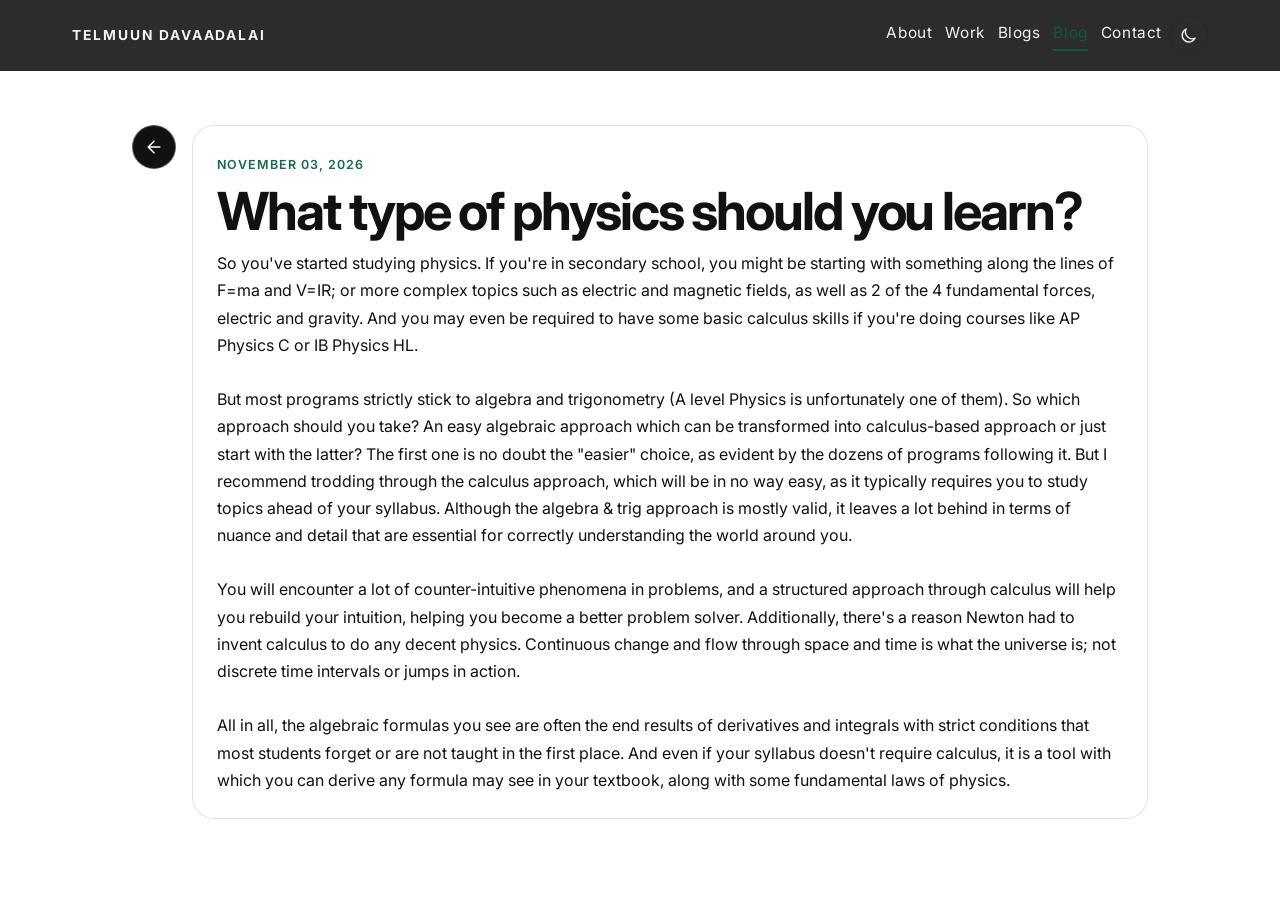
<file: posts/what-type-of-physics-should-you-learn.html>
<!DOCTYPE html>
<html lang="en">
<head>
	<meta charset="utf-8" />
	<meta name="viewport" content="width=device-width, initial-scale=1" />
	<title>What type of physics should you learn? | Telmuun Davaadalai</title>
	<link rel="preconnect" href="https://fonts.googleapis.com" />
	<link rel="preconnect" href="https://fonts.gstatic.com" crossorigin />
	<link href="https://fonts.googleapis.com/css2?family=Inter:wght@400;500;600;700;800&display=swap" rel="stylesheet" />
	<link rel="stylesheet" href="../assets/css/fontawesome-all.min.css" />
	<link rel="stylesheet" href="../assets/css/portfolio.css" />
</head>
<body>
	<header class="site-header">
		<div class="site-header-inner">
			<a class="brand" href="../index.html#projects">TELMUUN DAVAADALAI</a>
			<nav class="top-nav" aria-label="Section Menu">
				<a class="nav-link" href="../index.html#about">About</a>
				<a class="nav-link" href="../index.html#work">Work</a>
				<a class="nav-link" href="../blog.html">Blogs</a>
				<a class="nav-link active" href="../blog.html">Blog</a>
				<a class="nav-link" href="../index.html#contact">Contact</a>
			</nav>
			<button class="theme-toggle" id="themeToggle" type="button" aria-label="Toggle light and dark mode">
				<svg class="theme-icon theme-icon-sun" viewBox="0 0 24 24" aria-hidden="true" focusable="false">
					<circle cx="12" cy="12" r="4"></circle>
					<path d="M12 2v2m0 16v2M4.93 4.93l1.42 1.42m11.3 11.3 1.42 1.42M2 12h2m16 0h2M4.93 19.07l1.42-1.42m11.3-11.3 1.42-1.42"></path>
				</svg>
				<svg class="theme-icon theme-icon-moon" viewBox="0 0 24 24" aria-hidden="true" focusable="false">
					<path d="M20.2 15.1A8.5 8.5 0 0 1 8.9 3.8 8.5 8.5 0 1 0 20.2 15.1Z"></path>
				</svg>
			</button>
		</div>
	</header>
	<main class="content-shell blog-shell">
		<div class="blog-post-shell">
			<a class="blog-back-link" href="../blog.html" aria-label="Back to blogs" title="Back to blogs">
				<svg viewBox="0 0 24 24" aria-hidden="true" focusable="false">
					<path d="M19 12H5m7 7-7-7 7-7"></path>
				</svg>
			</a>
			<article class="blog-post">
			<span class="blog-meta">November 03, 2026</span>
			<h1>What type of physics should you learn?</h1>
			So you&#x27;ve started studying physics. If you&#x27;re in secondary school, you might be starting with something along 
			the lines of F=ma and V=IR; or more complex topics such as electric and magnetic fields, as well as 2 of the 4 fundamental
			forces, electric and gravity. And you may even be required to have some basic calculus skills if you&#x27;re doing courses
			like AP Physics C or IB Physics HL. <br><br>But most programs strictly stick to algebra and trigonometry (A level Physics is 
			unfortunately one of them). So which approach should you take? An easy algebraic approach which can be transformed into calculus-based
			approach or just start with the latter? The first one is no doubt the &quot;easier&quot; choice, as evident by the dozens of programs 
			following it. But I recommend trodding through the calculus approach, which will be in no way easy, as it typically requires you to 
			study topics ahead of your syllabus. Although the algebra &amp; trig approach is mostly valid, it leaves a lot behind in terms of 
			nuance and detail that are essential for correctly understanding the world around you.<br><br> You will encounter a lot of counter-intuitive 
			phenomena in problems, and a structured approach through calculus will help you rebuild your intuition, helping you become a better 
			problem solver. Additionally, there&#x27;s a reason Newton had to invent calculus to do any decent physics. Continuous change and flow 
			through space and time is what the universe is; not discrete time intervals or jumps in action. <br><br>All in all, the algebraic formulas 
			you see are often the end results of derivatives and integrals with strict conditions that most students forget or are not taught in 
			the first place. And even if your syllabus doesn&#x27;t require calculus, it is a tool with which you can derive any formula may see 
			in your textbook, along with some fundamental laws of physics.
			</article>
		</div>
	</main>
	<script>
		const themeToggle = document.getElementById('themeToggle');
		const prefersDark = window.matchMedia('(prefers-color-scheme: dark)').matches;
		document.body.classList.toggle('light-mode', !prefersDark);
		document.body.classList.toggle('dark-mode', prefersDark);
		themeToggle.addEventListener('click', () => {
			const isLight = document.body.classList.toggle('light-mode');
			document.body.classList.toggle('dark-mode', !isLight);
		});
	</script>
</body>
</html>
</file>
<file: assets/css/portfolio.css>
:root {
  --bg: #0a0a0a;
  --panel: rgba(255, 255, 255, 0.04);
  --text: #f5f3ee;
  --muted: #beb8ab;
  --line: rgba(255, 255, 255, 0.1);
  --accent: #9de2cb;
  --accent-2: #d8f7eb;
}

@media (prefers-color-scheme: light) {
  :root {
    --bg: #ffffff;
    --panel: #ffffff;
    --text: #111111;
    --muted: #5d5d5d;
    --line: rgba(17, 17, 17, 0.12);
    --accent: #0f6c4e;
    --accent-2: #0d5a42;
  }
}

* {
  box-sizing: border-box;
}

html {
  scroll-behavior: smooth;
}

body {
  margin: 0;
  font-family: "Inter", "Segoe UI", Helvetica, Arial, sans-serif;
  background:
    radial-gradient(circle at top left, rgba(157, 226, 203, 0.16), transparent 18%),
    radial-gradient(circle at top right, rgba(216, 247, 235, 0.1), transparent 22%),
    var(--bg);
  color: var(--text);
  line-height: 1.7;
}

body.light-mode {
  --bg: #ffffff;
  --panel: #ffffff;
  --text: #111111;
  --muted: #5d5d5d;
  --line: rgba(17, 17, 17, 0.12);
  --accent: #0f6c4e;
  --accent-2: #0d5a42;
  background: #ffffff;
}

body.dark-mode {
  --bg: #0a0a0a;
  --panel: rgba(255, 255, 255, 0.04);
  --text: #f5f3ee;
  --muted: #beb8ab;
  --line: rgba(255, 255, 255, 0.1);
  --accent: #9de2cb;
  --accent-2: #d8f7eb;
}

img {
  max-width: 100%;
  display: block;
}

.site-header {
  position: sticky;
  top: 0;
  z-index: 30;
  backdrop-filter: blur(14px);
  background: rgba(10, 10, 10, 0.86);
  border-bottom: 1px solid var(--line);
}

.site-header .brand,
.site-header .theme-toggle,
.site-header .top-nav a {
  color: #f5f3ee;
}

.site-header-inner {
  max-width: 1180px;
  margin: 0 auto;
  padding: 1rem 1.4rem;
  display: flex;
  align-items: center;
  justify-content: space-between;
  gap: 0.45rem;
}

.theme-toggle {
  display: inline-grid;
  place-items: center;
  width: 2.4rem;
  height: 2.4rem;
  margin-left: 0;
  border: 1px solid var(--line);
  background: transparent;
  color: #f5f3ee;
  border-radius: 999px;
  padding: 0;
  cursor: pointer;
  transition: background-color 0.2s ease, border-color 0.2s ease;
}

.theme-toggle:hover {
  background: rgba(255, 255, 255, 0.12);
  border-color: rgba(255, 255, 255, 0.28);
}

.theme-icon {
  display: none;
  width: 1.2rem;
  height: 1.2rem;
  fill: none;
  stroke: currentColor;
  stroke-width: 1.7;
  stroke-linecap: round;
  stroke-linejoin: round;
}

body.dark-mode .theme-icon-sun,
body.light-mode .theme-icon-moon {
  display: block;
}

.brand {
  display: inline-block;
  margin-right: auto;
  color: #f5f3ee;
  text-decoration: none;
  font-weight: 700;
  letter-spacing: 0.14em;
  text-transform: uppercase;
  font-size: 0.86rem;
}

.top-nav {
  display: flex;
  gap: 0.8rem;
  flex-wrap: wrap;
}

.top-nav a {
  color: #d8f7eb;
  text-decoration: none;
  font-size: 0.96rem;
  letter-spacing: 0.04em;
  padding-bottom: 0.18rem;
  border-bottom: 2px solid transparent;
}

.top-nav a:hover,
.top-nav a.active {
  color: var(--accent-2);
  border-bottom-color: var(--accent-2);
  font-weight: 400;
}

.content-shell {
  display: flex;
  flex-direction: column;
  gap: clamp(2.5rem, 8vh, 5rem);
  max-width: 1180px;
  margin: 0 auto;
  padding: clamp(2rem, 6vh, 4rem) 1.4rem 3rem;
}

.section {
  display: flex;
  flex-direction: column;
  justify-content: flex-start;
}

.eyebrow {
  color: var(--accent);
  text-transform: uppercase;
  letter-spacing: 0.18em;
  font-size: 1.15rem;
  margin-bottom: 1rem;
}

.intro-grid,
.card-grid,
.contact-box {
  display: grid;
  gap: 1rem;
}

.intro-grid {
  grid-template-columns: 1.2fr 0.8fr;
  align-items: center;
}

h1,
h2,
p {
  margin-top: 0;
}

h1 {
  font-size: clamp(2.2rem, 4.1vw, 3.5rem);
  line-height: 1.04;
  letter-spacing: -0.04em;
  margin-bottom: 0.75rem;
}

h2 {
  font-size: 1.2rem;
  margin-bottom: 0.5rem;
}

p,
li {
  color: var(--muted);
}

#about p a {
  color: var(--accent-2);
}

.portrait-panel,
.card,
.contact-box {
  border: 1px solid var(--line);
  border-radius: 22px;
  background: var(--panel);
}

.portrait-wrap {
  display: flex;
  flex-direction: column;
  align-items: center;
  gap: 0.75rem;
}

.portrait-panel {
  overflow: hidden;
  width: 100%;
  max-width: 15.5rem;
  aspect-ratio: 1 / 1;
  min-height: 15.5rem;
  border-radius: 50%;
  margin: 0 auto;
  transform: translateY(-0.35rem);
  box-shadow: 0 14px 36px rgba(0, 0, 0, 0.18);
}

.portrait-panel img {
  width: 100%;
  height: 100%;
  object-fit: cover;
  object-position: center 18%;
  display: block;
}

.portrait-caption {
  text-align: center;
}

.portrait-name {
  color: var(--text);
  font-size: 0.85rem;
  font-weight: 700;
  letter-spacing: 0.08em;
  text-transform: uppercase;
  margin-bottom: 0.45rem;
}

.portrait-links {
  display: flex;
  justify-content: center;
  gap: 0.75rem;
}

.portrait-links a {
  display: inline-flex;
  align-items: center;
  justify-content: center;
  width: 2.1rem;
  height: 2.1rem;
  border-radius: 999px;
  background: rgba(255, 255, 255, 0.16);
  color: var(--text);
  text-decoration: none;
  border: 1px solid var(--line);
  box-shadow: 0 4px 12px rgba(0, 0, 0, 0.08);
}

.portrait-links a i,
.portrait-links a img {
  width: 1.15rem !important;
  height: 1.15rem !important;
  object-fit: contain !important;
  display: block;
  max-width: none !important;
}

/* Ensure contact & portrait icons never scale up on large screens */
.contact-icon,
.contact-links img,
.portrait-links a img {
  width: 1rem !important;
  height: 1rem !important;
  max-width: 1rem !important;
  max-height: 1rem !important;
  object-fit: contain !important;
  flex-shrink: 0;
}

/* Fallback for any ancestor rules that expand images */
.contact-item img,
.portrait-links img {
  display: inline-block !important;
}

.portrait-links a:hover {
  background: rgba(255, 255, 255, 0.3);
}

.card-grid {
  grid-template-columns: repeat(2, minmax(0, 1fr));
}

.cards-2 {
  grid-template-columns: repeat(2, minmax(0, 1fr));
}

.card,
.contact-box {
  padding: 1.2rem;
}

.advice-dropdown {
  margin-top: 1rem;
  border-top: 1px solid var(--line);
  padding-top: 0.9rem;
}

.advice-dropdown summary {
  list-style: none;
  cursor: pointer;
  color: var(--text);
  font-weight: 600;
  display: flex;
  align-items: center;
  justify-content: space-between;
  gap: 0.75rem;
}

.advice-dropdown summary::-webkit-details-marker {
  display: none;
}

.advice-dropdown summary::after {
  content: "▾";
  color: var(--accent);
  font-size: 1.1rem;
  transition: transform 0.2s ease;
}

.advice-dropdown[open] summary::after {
  content: "▴";
}

.dropdown-content {
  padding-top: 0.75rem;
}

.dropdown-content p {
  margin: 0 0 0.75rem;
}

.dropdown-content p:last-child {
  margin-bottom: 0;
}

.project-grid {
  grid-template-columns: repeat(2, minmax(0, 1fr));
}

.single-photo-project {
  grid-template-columns: 1fr;
}

.photo-card {
  display: flex;
  flex-direction: column;
  gap: 0.9rem;
}

.blog-card {
  display: flex;
  flex-direction: column;
  justify-content: flex-start;
  align-items: flex-start;
  min-height: 12rem;
  text-decoration: none;
  color: inherit;
}

.blog-card-image {
  display: block;
  width: 100%;
  aspect-ratio: 16 / 9;
  object-fit: cover;
  border-radius: 14px;
  margin-bottom: 0.9rem;
}

.blog-card-icon {
  width: 2.7rem;
  height: 2.7rem;
  display: grid;
  place-items: center;
  border-radius: 12px;
  background: rgba(157, 226, 203, 0.14);
  border: 1px solid var(--line);
  font-size: 1.2rem;
  margin-bottom: 0.65rem;
}

.project-link {
  color: inherit;
  text-decoration: none;
}

.photo-card-image {
  overflow: hidden;
  border-radius: 16px;
  width: 100%;
  aspect-ratio: 16 / 9;
  background: rgba(255, 255, 255, 0.03);
  margin: 0 auto;
}

.photo-card-image img {
  width: 100%;
  height: 100%;
  object-fit: cover;
  display: block;
}

.contact-list {
  list-style: none;
  padding: 0;
  margin: 1rem 0 0;
  display: flex;
  flex-direction: column;
  gap: 0.75rem;
}

.contact-list li {
  margin: 0;
}

.contact-item {
  display: flex;
  align-items: center;
  gap: 0.75rem;
  width: 100%;
  max-width: 40rem;
  padding: 0.75rem 1rem;
  border-radius: 999px;
  background: rgba(255, 255, 255, 0.08);
  border: 1px solid var(--line);
  color: inherit;
  text-decoration: none;
  transition: background 0.2s ease;
  line-height: 1.2;
}

.contact-item:hover {
  background: rgba(255, 255, 255, 0.16);
}

.contact-icon {
  width: 1rem !important;
  height: 1rem !important;
  object-fit: contain;
  display: block;
  flex-shrink: 0;
}

.github-logo-dark {
  width: 1rem !important;
  height: 1rem !important;
  object-fit: contain;
  display: none;
}

body.dark-mode .github-logo-dark {
  display: inline-block;
}

body.light-mode .github-logo-dark {
  display: none;
}

.contact-item span {
  display: inline-block;
  min-width: 0;
  max-width: calc(100% - 1.5rem);
  overflow-wrap: anywhere;
}

.contact-list a {
  color: var(--accent-2);
  text-decoration: none;
}

.gallery-shell {
  padding-top: 2rem;
}


.gallery-grid {
  display: grid;
  grid-template-columns: repeat(auto-fit, minmax(220px, 1fr));
  gap: 1rem;
  /* Each row will have a fixed display height; images fill and crop to match */
  grid-auto-rows: 18rem;
}

.gallery-card {
  border: 1px solid var(--line);
  border-radius: 12px;
  background: var(--panel);
  overflow: hidden;
  position: relative;
  display: block;
}

.gallery-card.landscape {
  grid-column: span 2;
}

.gallery-card .gallery-link {
  display: block;
  width: 100%;
  height: 100%;
  color: inherit;
  text-decoration: none;
}

.gallery-card img {
  width: 100%;
  height: 100%;
  object-fit: cover;
  display: block;
}

.gallery-caption {
  position: absolute;
  left: 0;
  right: 0;
  bottom: 0;
  padding: 0.8rem 1rem;
  background: linear-gradient(180deg, rgba(0,0,0,0) 0%, rgba(0,0,0,0.45) 100%);
  color: #fff;
}

/* Light-mode caption tweaks */
body.light-mode .gallery-caption {
  background: linear-gradient(180deg, rgba(255,255,255,0) 0%, rgba(255,255,255,0.06) 100%);
  color: var(--text);
}

@media (max-width: 900px) {
  .gallery-grid {
    grid-auto-rows: 14rem;
  }

  .gallery-card.landscape {
    grid-column: auto;
  }

  .gallery-card img {
    object-fit: contain;
    background: var(--bg);
  }
}

@media (max-width: 480px) {
  .gallery-grid {
    grid-auto-rows: 11rem;
    gap: 0.6rem;
  }

  .gallery-card img {
    object-fit: contain;
  }
}

.gallery-caption h2 {
  margin-bottom: 0.3rem;
}

.gallery-caption p {
  margin-bottom: 0;
}

.blog-shell {
  max-width: 980px;
}

.news-footnote {
  margin-bottom: 1.5rem;
  padding: 1rem 1.2rem;
  border-left: 3px solid var(--accent);
  border-radius: 0 12px 12px 0;
  background: var(--panel);
}

.news-footnote p {
  margin: 0;
}

.blog-featured {
  margin: 1.5rem 0 2rem;
}

.blog-featured-card {
  position: relative;
  padding: 1.7rem;
  border: 1px solid rgba(157, 226, 203, 0.3);
  border-radius: 24px;
  background: linear-gradient(135deg, rgba(157, 226, 203, 0.12), rgba(255, 255, 255, 0.02));
  box-shadow: 0 18px 42px rgba(0, 0, 0, 0.12);
}

.featured-badge {
  display: inline-block;
  margin-bottom: 0.7rem;
  padding: 0.35rem 0.7rem;
  border-radius: 999px;
  background: rgba(157, 226, 203, 0.12);
  border: 1px solid rgba(157, 226, 203, 0.2);
  color: var(--accent);
  font-size: 0.7rem;
  font-weight: 700;
  letter-spacing: 0.08em;
  text-transform: uppercase;
}

.blog-featured-card h2 {
  margin-bottom: 0.45rem;
}

.featured-story-title {
  color: inherit;
  text-decoration: none;
}

.featured-story-title:hover {
  text-decoration: underline;
  text-decoration-color: var(--accent);
  text-underline-offset: 0.15em;
}

.blog-featured-card p {
  margin-bottom: 0.9rem;
}

.blog-list {
  display: grid;
  grid-template-columns: repeat(2, minmax(0, 1fr));
  gap: 1rem;
  margin: 2rem 0;
}

@media (max-width: 600px), (max-width: 963px) and (max-height: 500px), (orientation: portrait) and (max-width: 1100px) {
  .blog-list {
    grid-template-columns: 1fr;
  }
}

.blog-preview {
  border: 1px solid var(--line);
  border-radius: 20px;
  background: var(--panel);
  padding: 1.2rem;
  transition: transform 0.2s ease, border-color 0.2s ease;
}

.blog-preview:hover {
  transform: translateY(-2px);
  border-color: rgba(157, 226, 203, 0.35);
}

.blog-meta {
  display: inline-block;
  margin-bottom: 0.5rem;
  color: var(--accent);
  font-size: 0.78rem;
  font-weight: 600;
  letter-spacing: 0.08em;
  text-transform: uppercase;
}

.blog-preview h3 {
  margin-top: 0;
  margin-bottom: 0.35rem;
}

.blog-preview-link {
  display: block;
  color: inherit;
  text-decoration: none;
}

.blog-preview-link:focus-visible {
  outline: 2px solid var(--accent);
  outline-offset: 4px;
  border-radius: 4px;
}

.blog-preview p {
  margin-bottom: 0.75rem;
}

.blog-link,
.inline-link {
  color: var(--accent);
  text-decoration: none;
  font-weight: 600;
}

.blog-post {
  border: 1px solid var(--line);
  border-radius: 22px;
  background: var(--panel);
  padding: 1.5rem;
  margin-top: 2rem;
}

.blog-post-shell {
  width: 100%;
}

.blog-shell:has(.blog-post-shell) {
  max-width: 1060px;
}

.blog-post-shell {
  display: grid;
  grid-template-columns: 2.75rem minmax(0, 1fr);
  align-items: start;
  gap: 1rem;
}

.blog-back-link {
  display: grid;
  place-items: center;
  width: 2.75rem;
  height: 2.75rem;
  margin-top: 0;
  border: 1px solid rgba(255, 255, 255, 0.3);
  border-radius: 50%;
  background: #111;
  color: #fff;
  text-decoration: none;
  transition: background-color 0.2s ease, border-color 0.2s ease;
}

.blog-back-link svg {
  width: 1.25rem;
  height: 1.25rem;
  fill: none;
  stroke: currentColor;
  stroke-width: 1.8;
  stroke-linecap: round;
  stroke-linejoin: round;
}

.blog-back-link:hover {
  background: #292929;
  border-color: #fff;
}

.blog-back-link:focus-visible {
  outline: 2px solid #fff;
  outline-offset: 4px;
}

.blog-post-shell .blog-post {
  margin-top: 0;
}

@media (max-width: 700px) {
  .blog-shell:has(.blog-post-shell) {
    max-width: 980px;
    padding-top: 1rem;
  }

  .blog-post-shell {
    display: block;
  }

  .blog-back-link {
    margin-top: 0;
    margin-bottom: 0.9rem;
  }
}

.blog-post h2,
.blog-post h3 {
  margin-top: 0;
}

.blog-post img {
  width: 100%;
  max-height: 28rem;
  object-fit: cover;
  border-radius: 16px;
  border: 1px solid var(--line);
  margin: 1rem 0;
}

.blog-post figure {
  margin: 1.2rem 0;
}

.blog-post figcaption {
  color: var(--muted);
  font-size: 0.9rem;
  margin-top: 0.5rem;
}

.code-block {
  margin: 1.2rem 0;
  padding: 1rem 1.1rem;
  border-radius: 16px;
  overflow-x: auto;
  background: rgba(157, 226, 203, 0.08);
  border: 1px solid var(--line);
  color: var(--text);
  font-size: 0.9rem;
  line-height: 1.6;
}

.code-block code {
  font-family: "SFMono-Regular", Consolas, "Liberation Mono", Menlo, monospace;
}

.blog-steps {
  margin: 1.25rem 0 0;
  padding-left: 1.1rem;
}

.blog-steps li {
  margin-bottom: 0.45rem;
}

@media (max-width: 900px) {
  .site-header-inner {
    flex-direction: row;
    align-items: center;
    justify-content: space-between;
    flex-wrap: nowrap;
  }

  .brand {
    margin-right: 0.5rem;
  }

  .top-nav {
    margin-left: auto;
    gap: 0.5rem;
  }

  .theme-toggle {
    margin-left: 0.2rem;
  }

  .portrait-panel {
    max-width: 13rem;
    min-height: 13rem;
    transform: translateY(-0.2rem);
  }

  .portrait-name {
    font-size: 0.74rem;
  }

  .section {
    min-height: auto;
  }

  .intro-grid,
  .card-grid,
  .cards-2,
  .gallery-grid {
    grid-template-columns: 1fr;
  }

  body {
    font-size: 0.95rem;
  }

  .top-nav a {
    font-size: 0.9rem;
  }

  .eyebrow {
    font-size: 1.05rem;
  }

  h1 {
    font-size: clamp(1.85rem, 4.1vw, 2.8rem);
  }

  h2 {
    font-size: 1.05rem;
  }

  #about p {
    font-size: 0.95rem;
  }
}

@media (max-width: 600px) {
  .content-shell {
    padding-right: 1.1rem;
    padding-left: 1.1rem;
  }
}

@media (min-width: 701px) and (max-width: 900px) {
  .intro-grid,
  .card-grid,
  .cards-2 {
    grid-template-columns: repeat(2, minmax(0, 1fr));
  }
}

@media (max-width: 700px) and (orientation: portrait) {
  .portrait-wrap {
    order: -1;
  }
}
</file>
